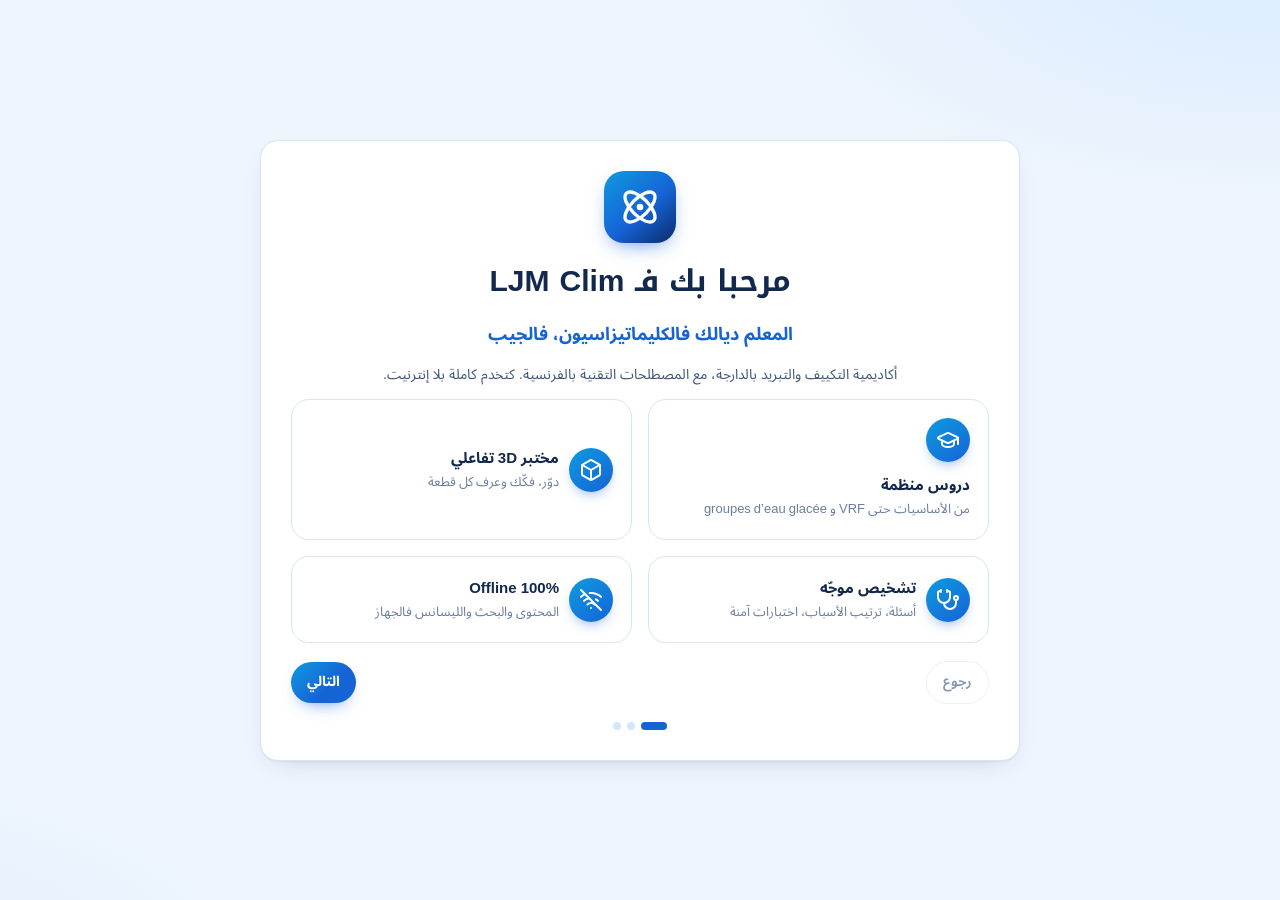
<file: index.html>
<!doctype html>
<html lang="ar" dir="rtl">
  <head>
    <meta charset="UTF-8" />
    <meta http-equiv="Content-Security-Policy" content="default-src 'self'; script-src 'self' 'wasm-unsafe-eval'; style-src 'self' 'unsafe-inline'; img-src 'self' data: blob:; media-src 'self' blob: mediastream:; font-src 'self' data:; connect-src 'self' https: blob: data:; worker-src 'self'; object-src 'none'; base-uri 'none'; form-action 'none'" />
    <meta name="viewport" content="width=device-width, initial-scale=1.0, viewport-fit=cover" />
    <meta name="color-scheme" content="light" />
    <meta name="theme-color" content="#eef5fd" />
    <meta name="apple-mobile-web-app-capable" content="yes" />
    <meta name="mobile-web-app-capable" content="yes" />
    <meta name="apple-mobile-web-app-status-bar-style" content="default" />
    <meta name="apple-mobile-web-app-title" content="LJM Clim" />
    <link rel="manifest" href="./manifest.webmanifest" />
    <link rel="apple-touch-icon" href="./icon-180.png" />
    <link rel="icon" href="./icon-192.png" />
    <title>LJM Clim — المعلم ديالك فالكليماتيزاسيون، فالجيب</title>
    <style>html,body{background:#eef5fd;margin:0}#boot{color:#1565c0;place-items:center;font:600 16px system-ui,-apple-system,BlinkMacSystemFont,Segoe UI,Roboto,Noto Sans,Ubuntu,Cantarell,Helvetica Neue,sans-serif;display:grid;position:fixed;top:0;bottom:0;left:0;right:0}</style>
    <script type="module" crossorigin src="./assets/index-CRfDGlnS.js"></script>
    <link rel="modulepreload" crossorigin href="./assets/rolldown-runtime-sJBDdmOt.js">
  </head>
  <body>
    <div id="root"><div id="boot">LJM Clim…</div></div>
  </body>
</html>
</file>
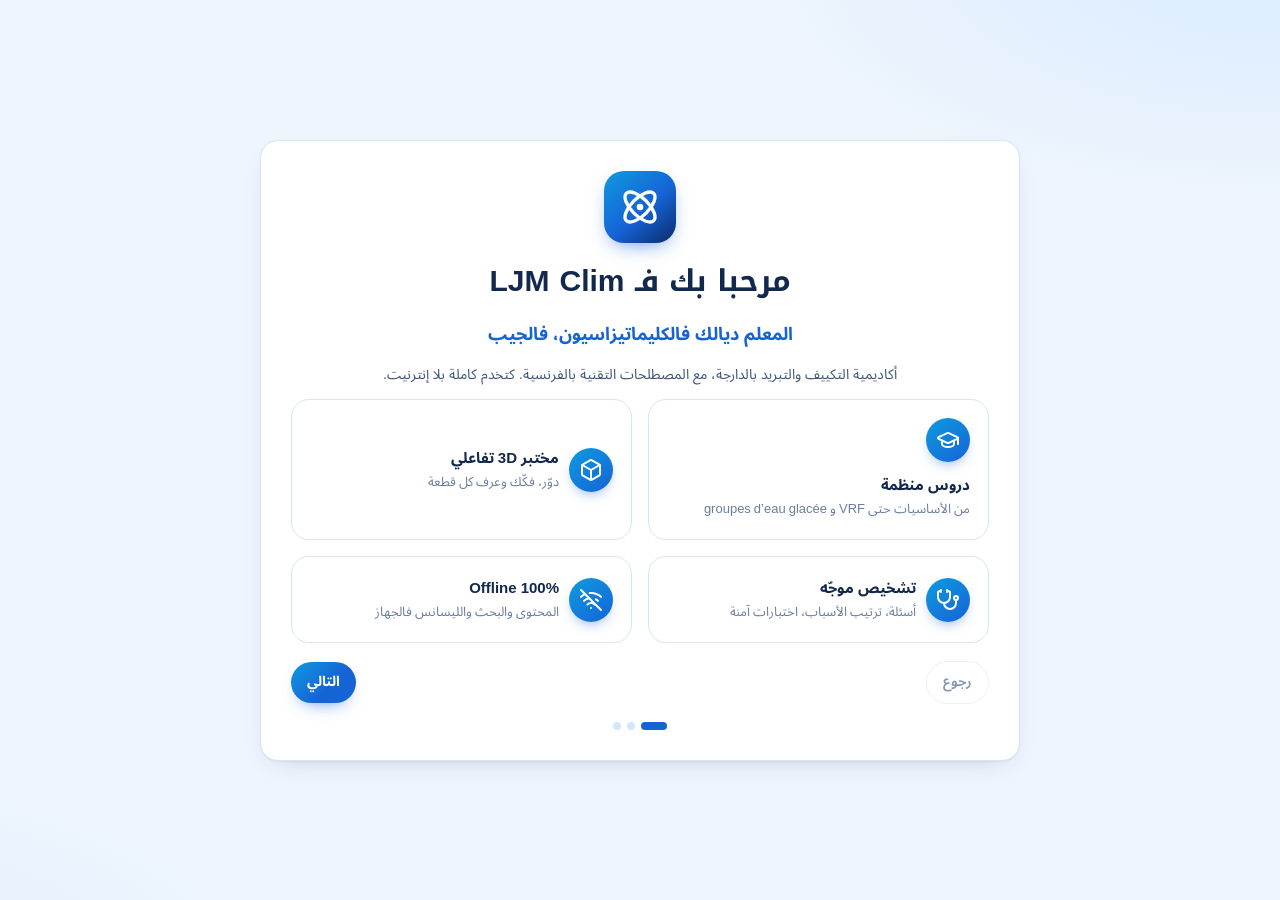
<file: web/index.html>
<!doctype html>
<html lang="ar" dir="rtl">
  <head>
    <meta charset="UTF-8" />
    <meta http-equiv="Content-Security-Policy" content="default-src 'self'; script-src 'self' 'wasm-unsafe-eval'; style-src 'self' 'unsafe-inline'; img-src 'self' data: blob:; media-src 'self' blob: mediastream:; font-src 'self' data:; connect-src 'self' https: blob: data:; worker-src 'self'; object-src 'none'; base-uri 'none'; form-action 'none'" />
    <meta name="viewport" content="width=device-width, initial-scale=1.0, viewport-fit=cover" />
    <meta name="color-scheme" content="light" />
    <meta name="theme-color" content="#eef5fd" />
    <meta name="apple-mobile-web-app-capable" content="yes" />
    <meta name="mobile-web-app-capable" content="yes" />
    <meta name="apple-mobile-web-app-status-bar-style" content="default" />
    <meta name="apple-mobile-web-app-title" content="LJM Clim" />
    <link rel="manifest" href="./manifest.webmanifest" />
    <link rel="apple-touch-icon" href="./icon-180.png" />
    <link rel="icon" href="./icon-192.png" />
    <title>LJM Clim — المعلم ديالك فالكليماتيزاسيون، فالجيب</title>
    <style>html,body{background:#eef5fd;margin:0}#boot{color:#1565c0;place-items:center;font:600 16px system-ui,-apple-system,BlinkMacSystemFont,Segoe UI,Roboto,Noto Sans,Ubuntu,Cantarell,Helvetica Neue,sans-serif;display:grid;position:fixed;top:0;bottom:0;left:0;right:0}</style>
    <script type="module" crossorigin src="./assets/index-DI-qkpWd.js"></script>
    <link rel="modulepreload" crossorigin href="./assets/rolldown-runtime-sJBDdmOt.js">
  </head>
  <body>
    <div id="root"><div id="boot">LJM Clim…</div></div>
  </body>
</html>
</file>
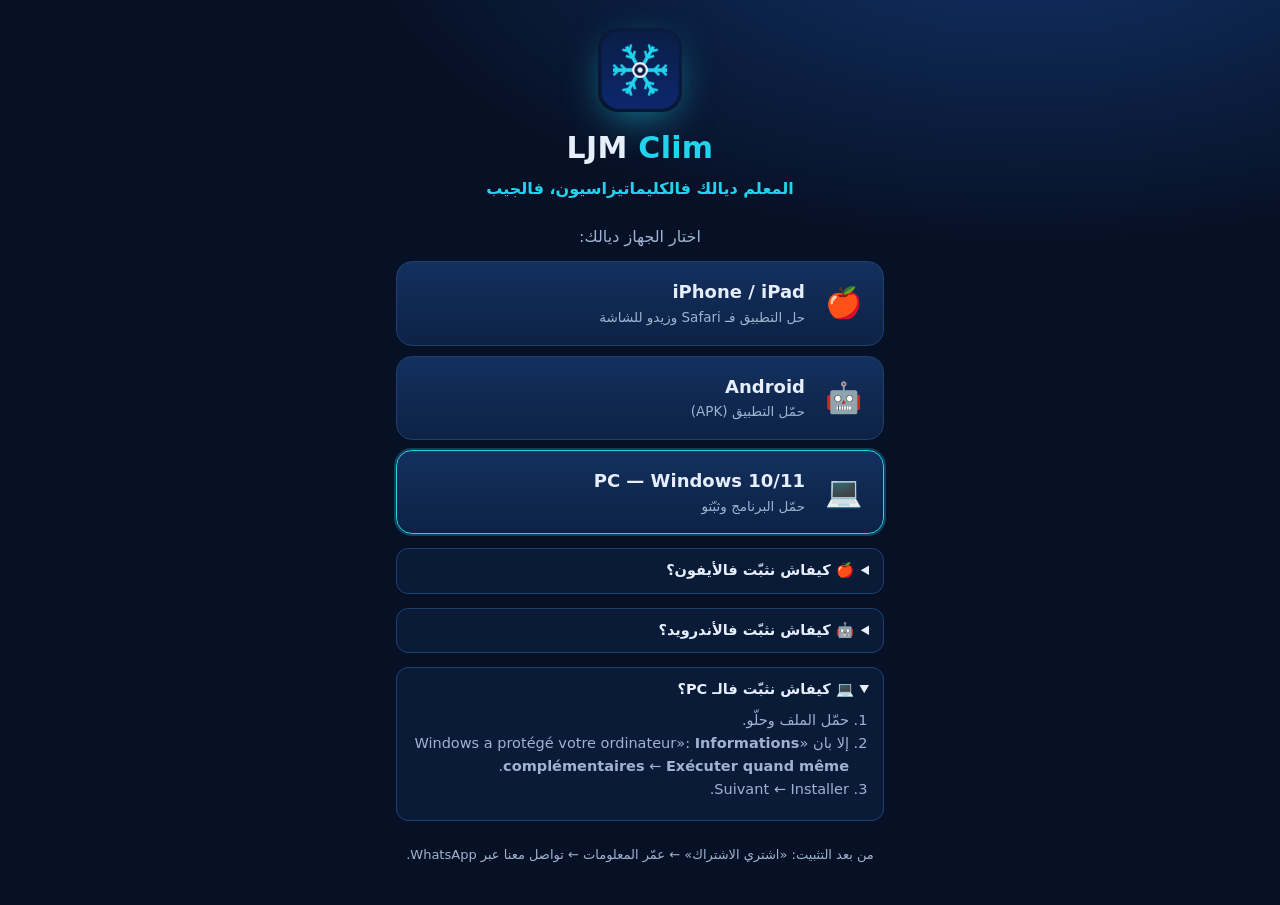
<file: telecharger.html>
<!doctype html>
<html lang="ar" dir="rtl">
<head>
<meta charset="UTF-8" />
<meta name="viewport" content="width=device-width, initial-scale=1.0, viewport-fit=cover" />
<meta name="theme-color" content="#071126" />
<title>تحميل LJM Clim</title>
<link rel="icon" href="./icon-192.png" />
<link rel="apple-touch-icon" href="./icon-180.png" />
<style>
  :root { --bg:#071126; --card:#0d2245; --line:#1f3f70; --text:#e6eefb; --muted:#9fb3d1; --cyan:#22d3ee; --green:#25d366; }
  * { box-sizing: border-box; }
  body { margin:0; background: radial-gradient(1200px 600px at 80% -10%, #12336a 0%, var(--bg) 55%); color:var(--text); font: 16px/1.6 system-ui, -apple-system, "Segoe UI", Tahoma, sans-serif; min-height:100vh; }
  main { max-width: 520px; margin: 0 auto; padding: calc(28px + env(safe-area-inset-top)) 16px 40px; }
  .logo { width:84px; height:84px; border-radius:20px; display:block; margin:0 auto 12px; box-shadow:0 12px 40px -10px rgba(34,211,238,.6); }
  h1 { text-align:center; margin:0; font-size:30px; font-family: Inter, system-ui, sans-serif; letter-spacing:.3px; }
  h1 span { color:var(--cyan); }
  .tag { text-align:center; color:var(--cyan); font-weight:700; margin:4px 0 22px; }
  .q { text-align:center; color:var(--muted); margin-bottom:12px; }
  a.opt { display:flex; align-items:center; gap:14px; text-decoration:none; color:var(--text); background:linear-gradient(180deg,#13305e,#0d2245); border:1px solid var(--line); border-radius:16px; padding:16px; margin:10px 0; }
  a.opt:active { transform: scale(.99); }
  .ic { font-size:30px; width:48px; text-align:center; }
  .t { font-weight:800; font-size:18px; } .s { color:var(--muted); font-size:13.5px; }
  .opt.mine { border-color: var(--cyan); box-shadow: 0 0 0 2px rgba(34,211,238,.25); }
  details { background:rgba(13,34,69,.6); border:1px solid var(--line); border-radius:12px; padding:10px 14px; margin-top:14px; color:var(--muted); font-size:14.5px; }
  summary { cursor:pointer; color:var(--text); font-weight:700; }
  ol { padding-inline-start: 20px; margin: 8px 0; }
  footer { text-align:center; color:var(--muted); font-size:13px; margin-top:24px; }
</style>
</head>
<body>
<main>
  <img class="logo" src="./icon-192.png" alt="" />
  <h1>LJM <span>Clim</span></h1>
  <div class="tag">المعلم ديالك فالكليماتيزاسيون، فالجيب</div>
  <div class="q">اختار الجهاز ديالك:</div>

  <a class="opt" id="ios" href="./">
    <div class="ic">🍎</div>
    <div><div class="t">iPhone / iPad</div><div class="s">حل التطبيق فـ Safari وزيدو للشاشة</div></div>
  </a>
  <a class="opt" id="android" href="./LJM-Clim.apk" download>
    <div class="ic">🤖</div>
    <div><div class="t">Android</div><div class="s">حمّل التطبيق (APK)</div></div>
  </a>
  <a class="opt" id="pc" href="./LJM-Clim-Setup.exe" download>
    <div class="ic">💻</div>
    <div><div class="t">PC — Windows 10/11</div><div class="s">حمّل البرنامج وثبّتو</div></div>
  </a>

  <details id="h-ios"><summary>🍎 كيفاش نثبّت فالأيفون؟</summary>
    <ol><li>حل الرابط فـ <b>Safari</b> (ماشي Chrome).</li><li>ضغط <b>Partager ⬆️</b> لتحت.</li><li>اختار <b>«Sur l’écran d’accueil»</b> ← <b>Ajouter</b>.</li><li>حل LJM Clim من الأيقونة، وفعّل الاشتراك من تما.</li></ol>
  </details>
  <details id="h-android"><summary>🤖 كيفاش نثبّت فالأندرويد؟</summary>
    <ol><li>ضغط <b>Android</b> باش يتحمّل الملف.</li><li>حل الملف <b>LJM-Clim.apk</b> من التنزيلات.</li><li>إلا قال «source inconnue / Installer des applis inconnues»: سمح ليه ورجع.</li><li>ضغط <b>Installer</b>.</li></ol>
  </details>
  <details id="h-pc"><summary>💻 كيفاش نثبّت فالـ PC؟</summary>
    <ol><li>حمّل الملف وحلّو.</li><li>إلا بان «Windows a protégé votre ordinateur»: <b>Informations complémentaires</b> ← <b>Exécuter quand même</b>.</li><li>Suivant ← Installer.</li></ol>
  </details>
  <footer>من بعد التثبيت: «اشتري الاشتراك» ← عمّر المعلومات ← تواصل معنا عبر WhatsApp.</footer>
</main>
<script>
  // highlight the visitor's device
  var ua = navigator.userAgent, id = /iPhone|iPad|iPod/.test(ua) || (navigator.platform === 'MacIntel' && navigator.maxTouchPoints > 1) ? 'ios' : /Android/.test(ua) ? 'android' : 'pc';
  document.getElementById(id).classList.add('mine');
  document.getElementById('h-' + id).open = true;
</script>
</body>
</html>
</file>
